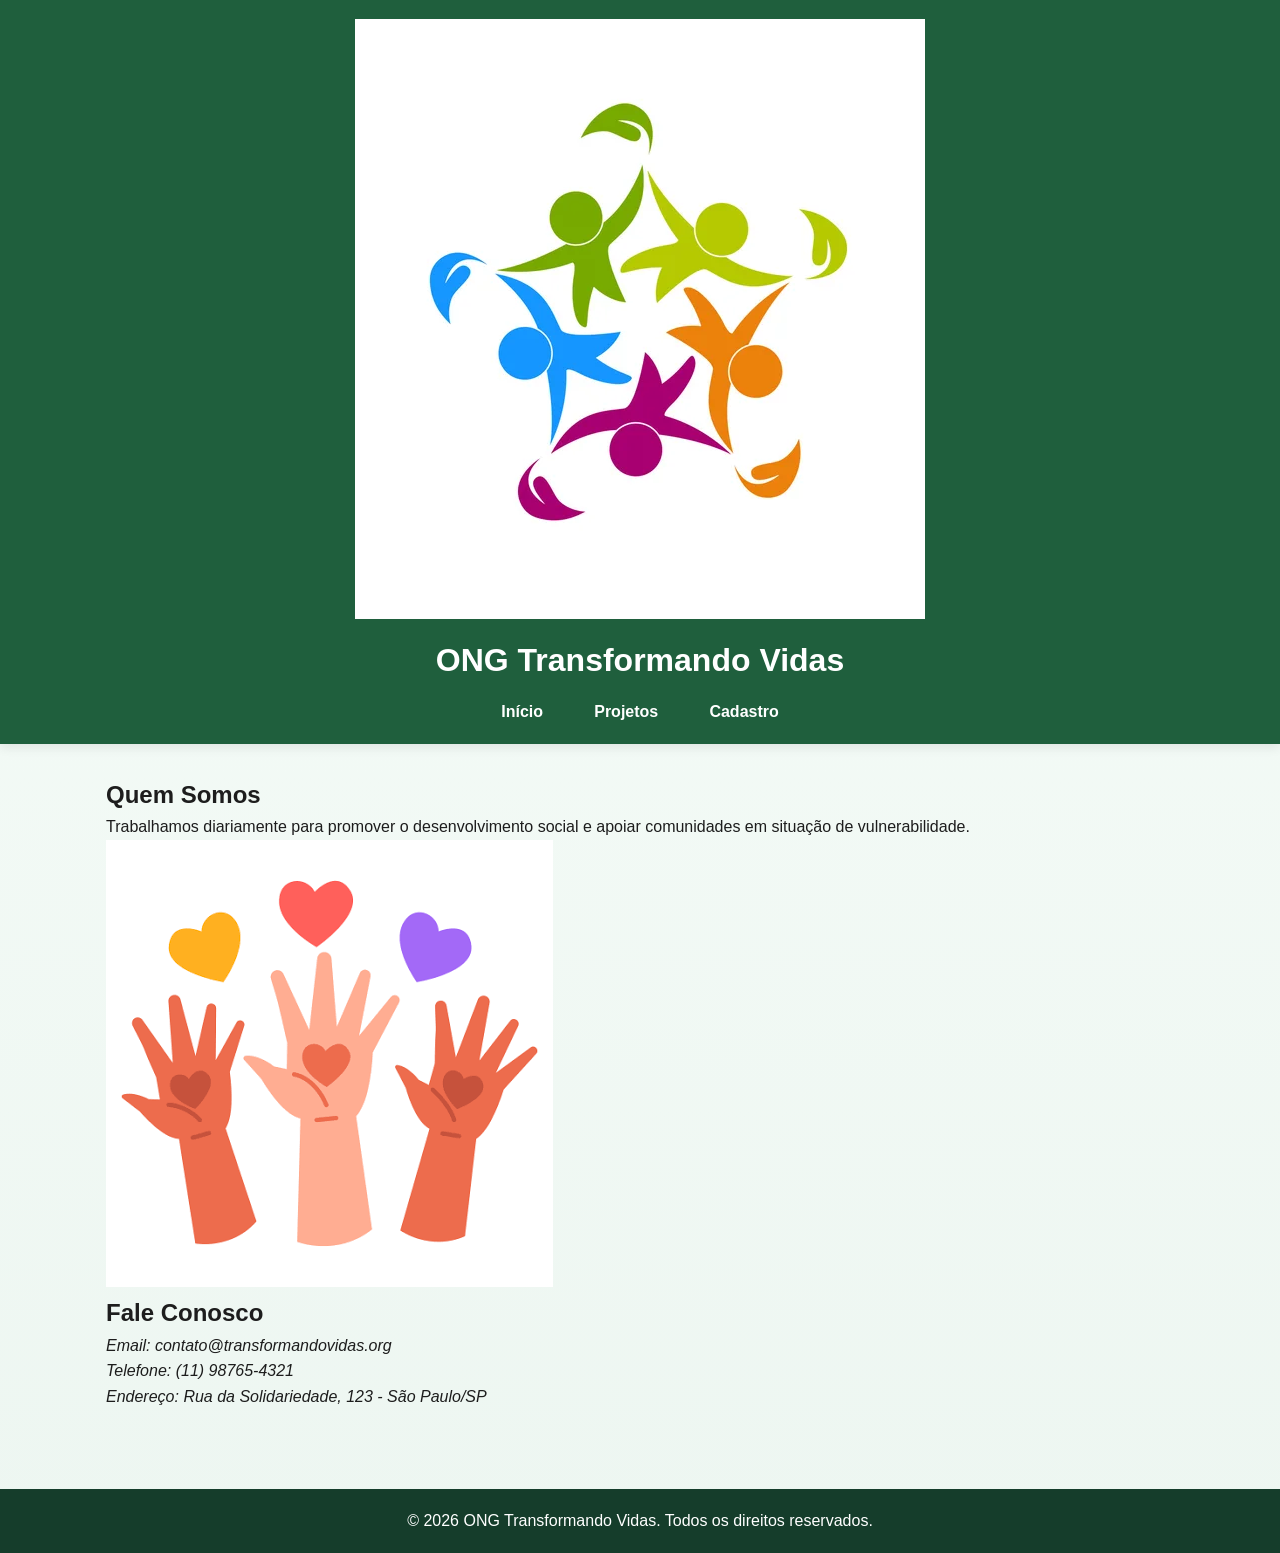
<file: index.html>
<!-- ==========================================
     ARQUIVO: index.html (Página Inicial)
     ========================================== -->
<!DOCTYPE html>
<html lang="pt-BR">
<head>
  <meta charset="UTF-8">
  <meta name="viewport" content="width=device-width, initial-scale=1.0">
  <title>Início | ONG Transformando Vidas</title>
  <link rel="stylesheet" href="style.css">
</head>
<body>
  <header>
    <!-- AQUI ESTÁ A INSERÇÃO DA IMAGEM DO LOGOTIPO -->
    <div class="logo-container">
        <img src="img/logo-ong.png" alt="Logotipo da ONG Transformando Vidas: um ícone de mãos unidas formando um coração" class="logo-img">
    </div>
    
    <h1>ONG Transformando Vidas</h1>
    <nav>
      <ul>
        <li><a href="index.html">Início</a></li>
        <li><a href="projetos.html">Projetos</a></li>
        <li><a href="cadastro.html">Cadastro</a></li>
      </ul>
    </nav>
  </header>

  <main>
    <section id="sobre">
      <h2>Quem Somos</h2>
      <p>Trabalhamos diariamente para promover o desenvolvimento social e apoiar comunidades em situação de vulnerabilidade.</p>
      <img src="img/voluntariado.jpg" alt="Voluntários distribuindo mantimentos e sorrindo em uma comunidade carente">
    </section>

    <section id="contato">
      <h2>Fale Conosco</h2>
      <address>
        <p>Email: contato@transformandovidas.org</p>
        <p>Telefone: (11) 98765-4321</p>
        <p>Endereço: Rua da Solidariedade, 123 - São Paulo/SP</p>
      </address>
    </section>
  </main>

  <footer>
    <p>&copy; 2026 ONG Transformando Vidas. Todos os direitos reservados.</p>
  </footer>
</body>
</html>
</file>
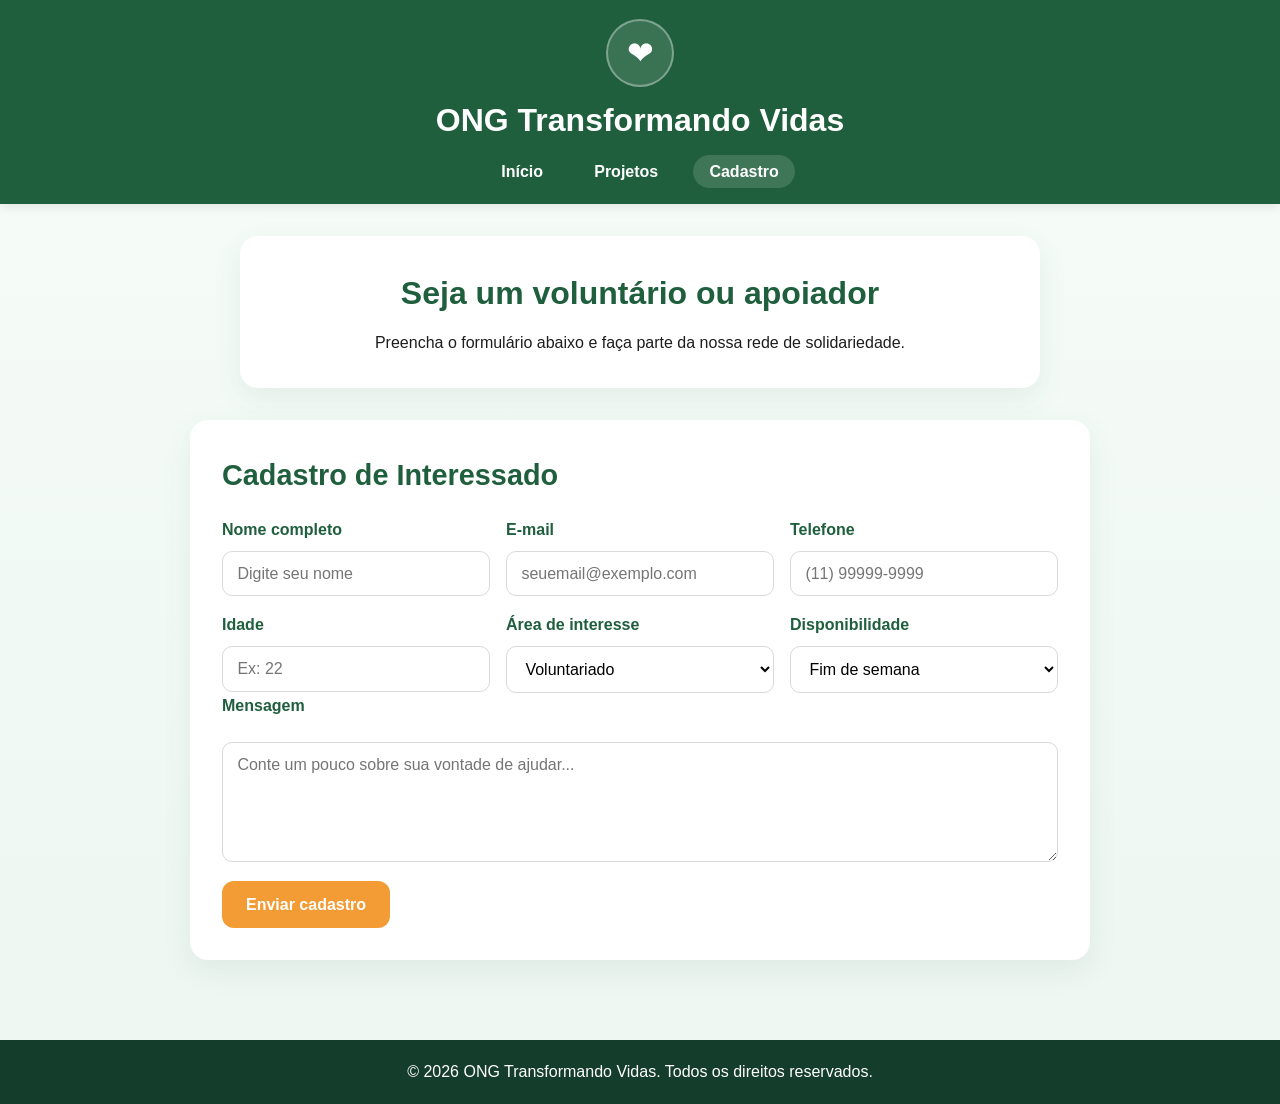
<file: cadastro.html>
<!DOCTYPE html>
<html lang="pt-BR">
<head>
  <meta charset="UTF-8" />
  <meta name="viewport" content="width=device-width, initial-scale=1.0" />
  <title>Cadastro | ONG Transformando Vidas</title>
  <link rel="stylesheet" href="style.css" />
</head>
<body>
  <header>
    <div class="logo-container">
      <div class="logo-mark">❤</div>
    </div>

    <h1>ONG Transformando Vidas</h1>

    <nav>
      <ul>
        <li><a href="index.html">Início</a></li>
        <li><a href="projetos.html">Projetos</a></li>
        <li><a href="cadastro.html" class="active">Cadastro</a></li>
      </ul>
    </nav>
  </header>

  <main class="page-content">
    <section class="hero-section small-hero">
      <h2>Seja um voluntário ou apoiador</h2>
      <p>Preencha o formulário abaixo e faça parte da nossa rede de solidariedade.</p>
    </section>

    <section class="form-section">
      <div class="form-card">
        <h3>Cadastro de Interessado</h3>

        <form>
          <div class="form-grid">
            <label>
              Nome completo
              <input type="text" name="nome" placeholder="Digite seu nome" required />
            </label>

            <label>
              E-mail
              <input type="email" name="email" placeholder="seuemail@exemplo.com" required />
            </label>

            <label>
              Telefone
              <input type="tel" name="telefone" placeholder="(11) 99999-9999" required />
            </label>

            <label>
              Idade
              <input type="number" name="idade" min="12" placeholder="Ex: 22" />
            </label>

            <label>
              Área de interesse
              <select name="area">
                <option value="voluntariado">Voluntariado</option>
                <option value="doacao">Doação</option>
                <option value="parceria">Parceria</option>
                <option value="eventos">Eventos</option>
              </select>
            </label>

            <label>
              Disponibilidade
              <select name="disponibilidade">
                <option value="fim-de-semana">Fim de semana</option>
                <option value="manha">Manhã</option>
                <option value="tarde">Tarde</option>
                <option value="noite">Noite</option>
              </select>
            </label>
          </div>

          <label>
            Mensagem
            <textarea name="mensagem" rows="5" placeholder="Conte um pouco sobre sua vontade de ajudar..."></textarea>
          </label>

          <button type="submit">Enviar cadastro</button>
        </form>
      </div>
    </section>
  </main>

  <footer>
    <p>&copy; 2026 ONG Transformando Vidas. Todos os direitos reservados.</p>
  </footer>
</body>
</html>
</file>
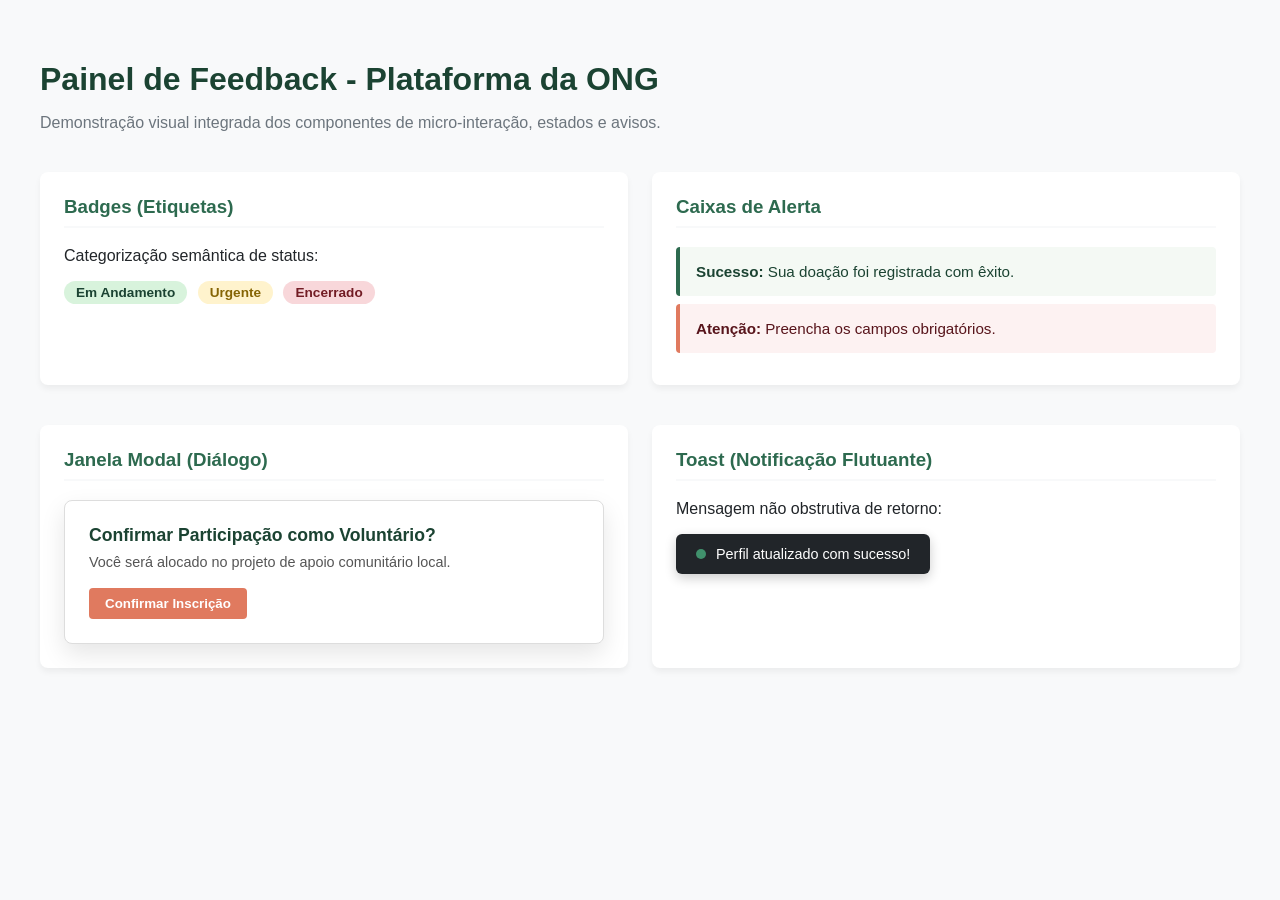
<file: feedback.html>
<!DOCTYPE html>
<html lang="pt-BR">
<head>
  <meta charset="UTF-8">
  <meta name="viewport" content="width=device-width, initial-scale=1.0">
  <title>Demonstração de Componentes de Feedback - ONG</title>
  <style>
    :root {
      --color-primary-main: #1b4332;
      --color-primary-light: #2d6a4f;
      --color-secondary-main: #e07a5f;
      --color-neutral-white: #ffffff;
      --color-neutral-light: #f8f9fa;
      --color-neutral-gray: #6c757d;
      --color-neutral-dark: #212529;
      --spacing-xs: 8px;
      --spacing-sm: 16px;
      --spacing-md: 24px;
      --spacing-lg: 40px;
    }

    body {
      font-family: 'Segoe UI', Tahoma, Geneva, Verdana, sans-serif;
      background-color: var(--color-neutral-light);
      color: var(--color-neutral-dark);
      margin: 0;
      padding: var(--spacing-lg);
    }

    h1 {
      color: var(--color-primary-main);
      margin-bottom: var(--spacing-xs);
    }

    p.subtitle {
      color: var(--color-neutral-gray);
      margin-bottom: var(--spacing-lg);
    }

    .section-grid {
      display: grid;
      grid-template-columns: repeat(auto-fit, minmax(300px, 1fr));
      gap: var(--spacing-md);
      margin-bottom: var(--spacing-lg);
    }

    .card {
      background: var(--color-neutral-white);
      padding: var(--spacing-md);
      border-radius: 8px;
      box-shadow: 0 4px 6px rgba(0,0,0,0.05);
    }

    .card h3 {
      margin-top: 0;
      color: var(--color-primary-light);
      border-bottom: 2px solid var(--color-neutral-light);
      padding-bottom: var(--spacing-xs);
    }

    /* Badges */
    .badge {
      display: inline-flex;
      align-items: center;
      padding: 4px 12px;
      font-size: 0.85rem;
      font-weight: 600;
      border-radius: 50px;
      margin-right: 6px;
      margin-bottom: 6px;
    }
    .badge-success { background-color: #d8f3dc; color: #1b4332; }
    .badge-warning { background-color: #fff3cd; color: #856404; }
    .badge-danger  { background-color: #f8d7da; color: #721c24; }

    /* Alertas */
    .alert {
      padding: var(--spacing-sm);
      border-left: 4px solid;
      border-radius: 4px;
      margin-bottom: var(--spacing-xs);
      font-size: 0.95rem;
    }
    .alert-success { background-color: #f4f9f4; border-color: var(--color-primary-light); color: var(--color-primary-main); }
    .alert-error   { background-color: #fdf2f2; border-color: var(--color-secondary-main); color: #58151c; }

    /* Simulação de Modal estático para visualização */
    .modal-box {
      background: var(--color-neutral-white);
      border: 1px solid #ddd;
      border-radius: 8px;
      padding: var(--spacing-md);
      box-shadow: 0 10px 25px rgba(0,0,0,0.1);
    }
    .modal-title {
      font-weight: bold;
      font-size: 1.1rem;
      margin-bottom: var(--spacing-xs);
      color: var(--color-primary-main);
    }
    .btn-primary {
      background-color: var(--color-secondary-main);
      color: white;
      border: none;
      padding: 8px 16px;
      border-radius: 4px;
      cursor: pointer;
      font-weight: bold;
      margin-top: var(--spacing-xs);
    }

    /* Toast flutuante simulado na tela */
    .toast-demo {
      background-color: var(--color-neutral-dark);
      color: white;
      padding: 12px 20px;
      border-radius: 6px;
      box-shadow: 0 4px 12px rgba(0,0,0,0.2);
      display: inline-flex;
      align-items: center;
      gap: 10px;
      font-size: 0.9rem;
    }
    .toast-dot {
      width: 10px;
      height: 10px;
      background-color: #40916c;
      border-radius: 50%;
    }
  </style>
</head>
<body>

  <h1>Painel de Feedback - Plataforma da ONG</h1>
  <p class="subtitle">Demonstração visual integrada dos componentes de micro-interação, estados e avisos.</p>

  <div class="section-grid">
    <!-- Seção de Badges -->
    <div class="card">
      <h3>Badges (Etiquetas)</h3>
      <p>Categorização semântica de status:</p>
      <div>
        <span class="badge badge-success">Em Andamento</span>
        <span class="badge badge-warning">Urgente</span>
        <span class="badge badge-danger">Encerrado</span>
      </div>
    </div>

    <!-- Seção de Alertas -->
    <div class="card">
      <h3>Caixas de Alerta</h3>
      <div class="alert alert-success"><strong>Sucesso:</strong> Sua doação foi registrada com êxito.</div>
      <div class="alert alert-error"><strong>Atenção:</strong> Preencha os campos obrigatórios.</div>
    </div>
  </div>

  <div class="section-grid">
    <!-- Seção de Modal -->
    <div class="card">
      <h3>Janela Modal (Diálogo)</h3>
      <div class="modal-box">
        <div class="modal-title">Confirmar Participação como Voluntário?</div>
        <p style="font-size: 0.9rem; color: #555; margin: 0 0 10px 0;">Você será alocado no projeto de apoio comunitário local.</p>
        <button class="btn-primary">Confirmar Inscrição</button>
      </div>
    </div>

    <!-- Seção de Toast -->
    <div class="card">
      <h3>Toast (Notificação Flutuante)</h3>
      <p>Mensagem não obstrutiva de retorno:</p>
      <div style="margin-top: 15px;">
        <div class="toast-demo">
          <div class="toast-dot"></div>
          <span>Perfil atualizado com sucesso!</span>
        </div>
      </div>
    </div>
  </div>

</body>
</html>
</file>
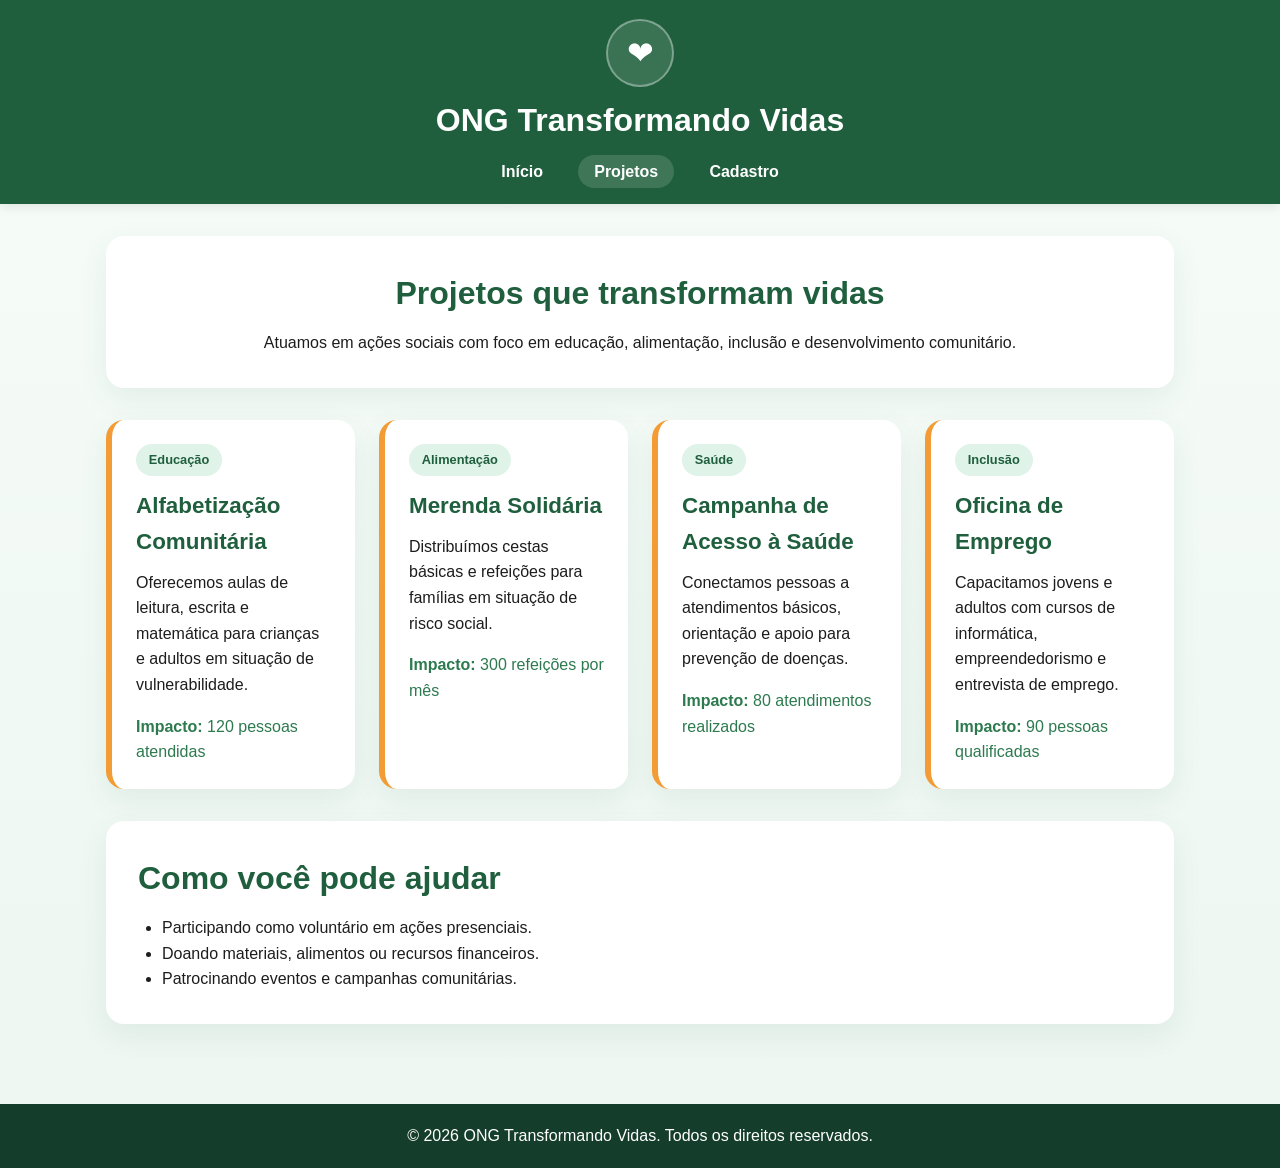
<file: projetos.html>
<!DOCTYPE html>
<html lang="pt-BR">
<head>
  <meta charset="UTF-8" />
  <meta name="viewport" content="width=device-width, initial-scale=1.0" />
  <title>Projetos | ONG Transformando Vidas</title>
  <link rel="stylesheet" href="style.css" />
</head>
<body>
  <header>
    <div class="logo-container">
      <div class="logo-mark">❤</div>
    </div>

    <h1>ONG Transformando Vidas</h1>

    <nav>
      <ul>
        <li><a href="index.html">Início</a></li>
        <li><a href="projetos.html" class="active">Projetos</a></li>
        <li><a href="cadastro.html">Cadastro</a></li>
      </ul>
    </nav>
  </header>

  <main class="page-content">
    <section class="hero-section">
      <h2>Projetos que transformam vidas</h2>
      <p>Atuamos em ações sociais com foco em educação, alimentação, inclusão e desenvolvimento comunitário.</p>
    </section>

    <section class="projects-grid">
      <article class="project-card">
        <span class="tag">Educação</span>
        <h3>Alfabetização Comunitária</h3>
        <p>Oferecemos aulas de leitura, escrita e matemática para crianças e adultos em situação de vulnerabilidade.</p>
        <div class="project-meta">
          <strong>Impacto:</strong> 120 pessoas atendidas
        </div>
      </article>

      <article class="project-card">
        <span class="tag">Alimentação</span>
        <h3>Merenda Solidária</h3>
        <p>Distribuímos cestas básicas e refeições para famílias em situação de risco social.</p>
        <div class="project-meta">
          <strong>Impacto:</strong> 300 refeições por mês
        </div>
      </article>

      <article class="project-card">
        <span class="tag">Saúde</span>
        <h3>Campanha de Acesso à Saúde</h3>
        <p>Conectamos pessoas a atendimentos básicos, orientação e apoio para prevenção de doenças.</p>
        <div class="project-meta">
          <strong>Impacto:</strong> 80 atendimentos realizados
        </div>
      </article>

      <article class="project-card">
        <span class="tag">Inclusão</span>
        <h3>Oficina de Emprego</h3>
        <p>Capacitamos jovens e adultos com cursos de informática, empreendedorismo e entrevista de emprego.</p>
        <div class="project-meta">
          <strong>Impacto:</strong> 90 pessoas qualificadas
        </div>
      </article>
    </section>

    <section class="info-section">
      <h3>Como você pode ajudar</h3>
      <ul>
        <li>Participando como voluntário em ações presenciais.</li>
        <li>Doando materiais, alimentos ou recursos financeiros.</li>
        <li>Patrocinando eventos e campanhas comunitárias.</li>
      </ul>
    </section>
  </main>

  <footer>
    <p>&copy; 2026 ONG Transformando Vidas. Todos os direitos reservados.</p>
  </footer>
</body>
</html>
</file>
<file: style.css>
:root {
  --verde-escuro: #1f5f3d;
  --verde-medio: #2d7a4f;
  --verde-claro: #dff3e8;
  --laranja: #f39c35;
  --text: #1d1d1d;
  --cinza: #f4f4f4;
  --branco: #ffffff;
}

* {
  margin: 0;
  padding: 0;
  box-sizing: border-box;
}

body {
  font-family: Arial, Helvetica, sans-serif;
  background: linear-gradient(180deg, #f7fdf9 0%, #edf6f1 100%);
  color: var(--text);
  line-height: 1.6;
}

header {
  background: var(--verde-escuro);
  color: var(--branco);
  padding: 1.2rem 2rem;
  text-align: center;
  box-shadow: 0 4px 10px rgba(0, 0, 0, 0.08);
}

.logo-container {
  margin-bottom: 0.5rem;
}

.logo-mark {
  display: inline-flex;
  align-items: center;
  justify-content: center;
  width: 68px;
  height: 68px;
  border-radius: 50%;
  background: rgba(255, 255, 255, 0.12);
  border: 2px solid rgba(255, 255, 255, 0.35);
  font-size: 2rem;
}

header h1 {
  font-size: 2rem;
  margin-bottom: 0.8rem;
}

nav ul {
  list-style: none;
  display: flex;
  justify-content: center;
  gap: 1.2rem;
  flex-wrap: wrap;
}

nav a {
  color: var(--branco);
  text-decoration: none;
  font-weight: 700;
  padding: 0.5rem 1rem;
  border-radius: 20px;
  transition: 0.3s ease;
}

nav a:hover,
nav a.active {
  background: rgba(255, 255, 255, 0.14);
}

main {
  max-width: 1100px;
  margin: 2rem auto;
  padding: 0 1rem 3rem;
}

.hero-section,
.info-section,
.form-card,
.project-card {
  background: var(--branco);
  border-radius: 18px;
  box-shadow: 0 10px 30px rgba(31, 95, 61, 0.08);
}

.hero-section {
  padding: 2rem;
  text-align: center;
  margin-bottom: 2rem;
}

.small-hero {
  max-width: 800px;
  margin: 0 auto 2rem;
}

.hero-section h2,
.info-section h3 {
  color: var(--verde-escuro);
  margin-bottom: 0.7rem;
  font-size: 2rem;
}

.hero-section p,
.info-section li,
.project-card p,
.form-card label,
.form-card input,
.form-card select,
.form-card textarea,
.project-meta {
  font-size: 1rem;
}

.projects-grid {
  display: grid;
  grid-template-columns: repeat(auto-fit, minmax(230px, 1fr));
  gap: 1.5rem;
}

.project-card {
  padding: 1.5rem;
  border-left: 6px solid var(--laranja);
}

.tag {
  display: inline-block;
  background: var(--verde-claro);
  color: var(--verde-escuro);
  padding: 0.35rem 0.8rem;
  border-radius: 20px;
  font-size: 0.8rem;
  font-weight: 700;
  margin-bottom: 0.8rem;
}

.project-card h3 {
  color: var(--verde-escuro);
  margin-bottom: 0.6rem;
  font-size: 1.4rem;
}

.project-meta {
  margin-top: 1rem;
  color: var(--verde-medio);
}

.info-section {
  margin-top: 2rem;
  padding: 2rem;
}

.info-section ul {
  list-style: disc;
  margin-left: 1.5rem;
}

.form-section {
  display: flex;
  justify-content: center;
}

.form-card {
  width: min(900px, 100%);
  padding: 2rem;
}

.form-card h3 {
  font-size: 1.8rem;
  margin-bottom: 1.2rem;
  color: var(--verde-escuro);
}

.form-grid {
  display: grid;
  grid-template-columns: repeat(auto-fit, minmax(220px, 1fr));
  gap: 1rem;
}

label {
  display: flex;
  flex-direction: column;
  gap: 0.5rem;
  font-weight: 700;
  color: var(--verde-escuro);
}

input,
select,
textarea {
  border: 1px solid #d9d9d9;
  border-radius: 10px;
  padding: 0.8rem 0.9rem;
  font-family: inherit;
  background: #fff;
}

input:focus,
select:focus,
textarea:focus {
  outline: 2px solid rgba(45, 122, 79, 0.2);
  border-color: var(--verde-medio);
}

textarea {
  resize: vertical;
  min-height: 120px;
  margin-top: 1rem;
}

button {
  margin-top: 1.2rem;
  background: var(--laranja);
  color: var(--branco);
  border: none;
  border-radius: 12px;
  padding: 0.9rem 1.5rem;
  font-size: 1rem;
  font-weight: 700;
  cursor: pointer;
  transition: 0.3s ease;
}

button:hover {
  background: #df8a1f;
}

footer {
  background: #153d2b;
  color: var(--branco);
  text-align: center;
  padding: 1.2rem;
}

@media (max-width: 600px) {
  header {
    padding: 1rem;
  }

  header h1 {
    font-size: 1.5rem;
  }

  .hero-section h2,
  .form-card h3 {
    font-size: 1.5rem;
  }

  .project-card,
  .form-card,
  .hero-section,
  .info-section {
    padding: 1.2rem;
  }
}
</file>
